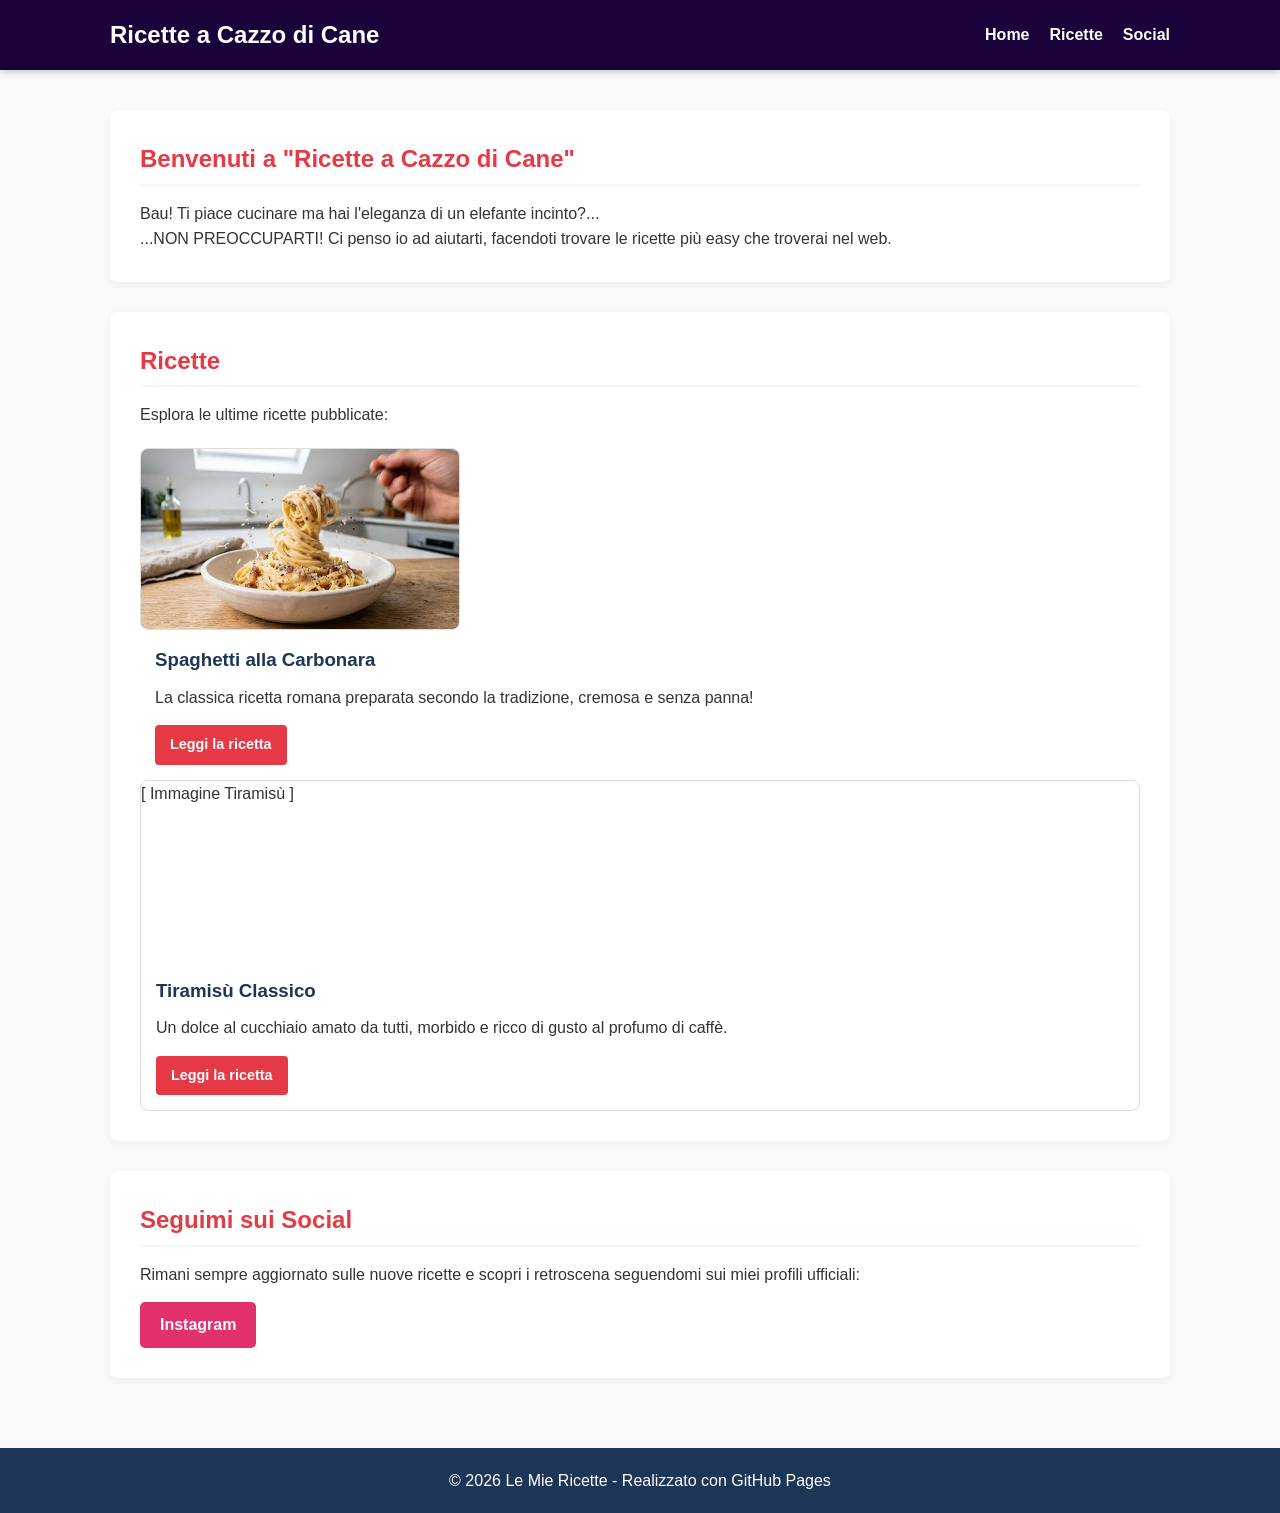
<file: index.html>
<!DOCTYPE html>
<html lang="it">
<head>
    <meta charset="UTF-8">
    <meta name="viewport" content="width=device-width, initial-scale=1.0">
    <title>Ricette a Cazzo di Cane</title>
    <link rel="stylesheet" href="style.css">
</head>
<body>

    <header>
        <nav>
            <a href="index.html" class="logo">Ricette a Cazzo di Cane</a>
            <ul class="nav-links">
                <li><a href="#home">Home</a></li>
                <li><a href="#ricette">Ricette</a></li>
                <li><a href="#social">Social</a></li>
            </ul>
        </nav>
    </header>

    <main class="container">

        <!-- Sezione Home / Presentazione -->
        <section id="home">
            <h2>Benvenuti a "Ricette a Cazzo di Cane"</h2>
            <p>Bau! Ti piace cucinare ma hai l'eleganza di un elefante incinto?...</p>
            <p>...NON PREOCCUPARTI! Ci penso io ad aiutarti, facendoti trovare le ricette più easy che troverai nel web.</p>
        </section>

        <!-- Sezione Schede Ricette -->
        <section id="ricette">
            <h2>Ricette</h2>
            <p>Esplora le ultime ricette pubblicate:</p>

            <div class="recipes-grid">

                <!-- Scheda Ricetta 1 -->
                <article class="recipe-card">
                   <img src="img/carbonara.jpg" alt="Spaghetti alla Carbonara" class="recipe-img-placeholder">
                    </div>
                    <div class="recipe-content">
                        <h3>Spaghetti alla Carbonara</h3>
                        <p>La classica ricetta romana preparata secondo la tradizione, cremosa e senza panna!</p>
                        <a href="ricette/carbonara.html" class="btn">Leggi la ricetta</a>
                    </div>
                </article>

                <!-- Scheda Ricetta 2 -->
                <article class="recipe-card">
                    <div class="recipe-img-placeholder">
                        [ Immagine Tiramisù ]
                    </div>
                    <div class="recipe-content">
                        <h3>Tiramisù Classico</h3>
                        <p>Un dolce al cucchiaio amato da tutti, morbido e ricco di gusto al profumo di caffè.</p>
                        <a href="ricette/tiramisu.html" class="btn">Leggi la ricetta</a>
                    </div>
                </article>

            </div>
        </section>

        <!-- Sezione Social -->
        <section id="social">
            <h2>Seguimi sui Social</h2>
            <p>Rimani sempre aggiornato sulle nuove ricette e scopri i retroscena seguendomi sui miei profili ufficiali:</p>
            
            <div class="social-links">
                <a href="https://instagram.com" target="_blank" rel="noopener noreferrer" class="social-btn instagram">Instagram</a>
            </div>
        </section>

    </main>

    <footer>
        <p>&copy; 2026 Le Mie Ricette - Realizzato con GitHub Pages</p>
    </footer>

</body>
</html>
</file>
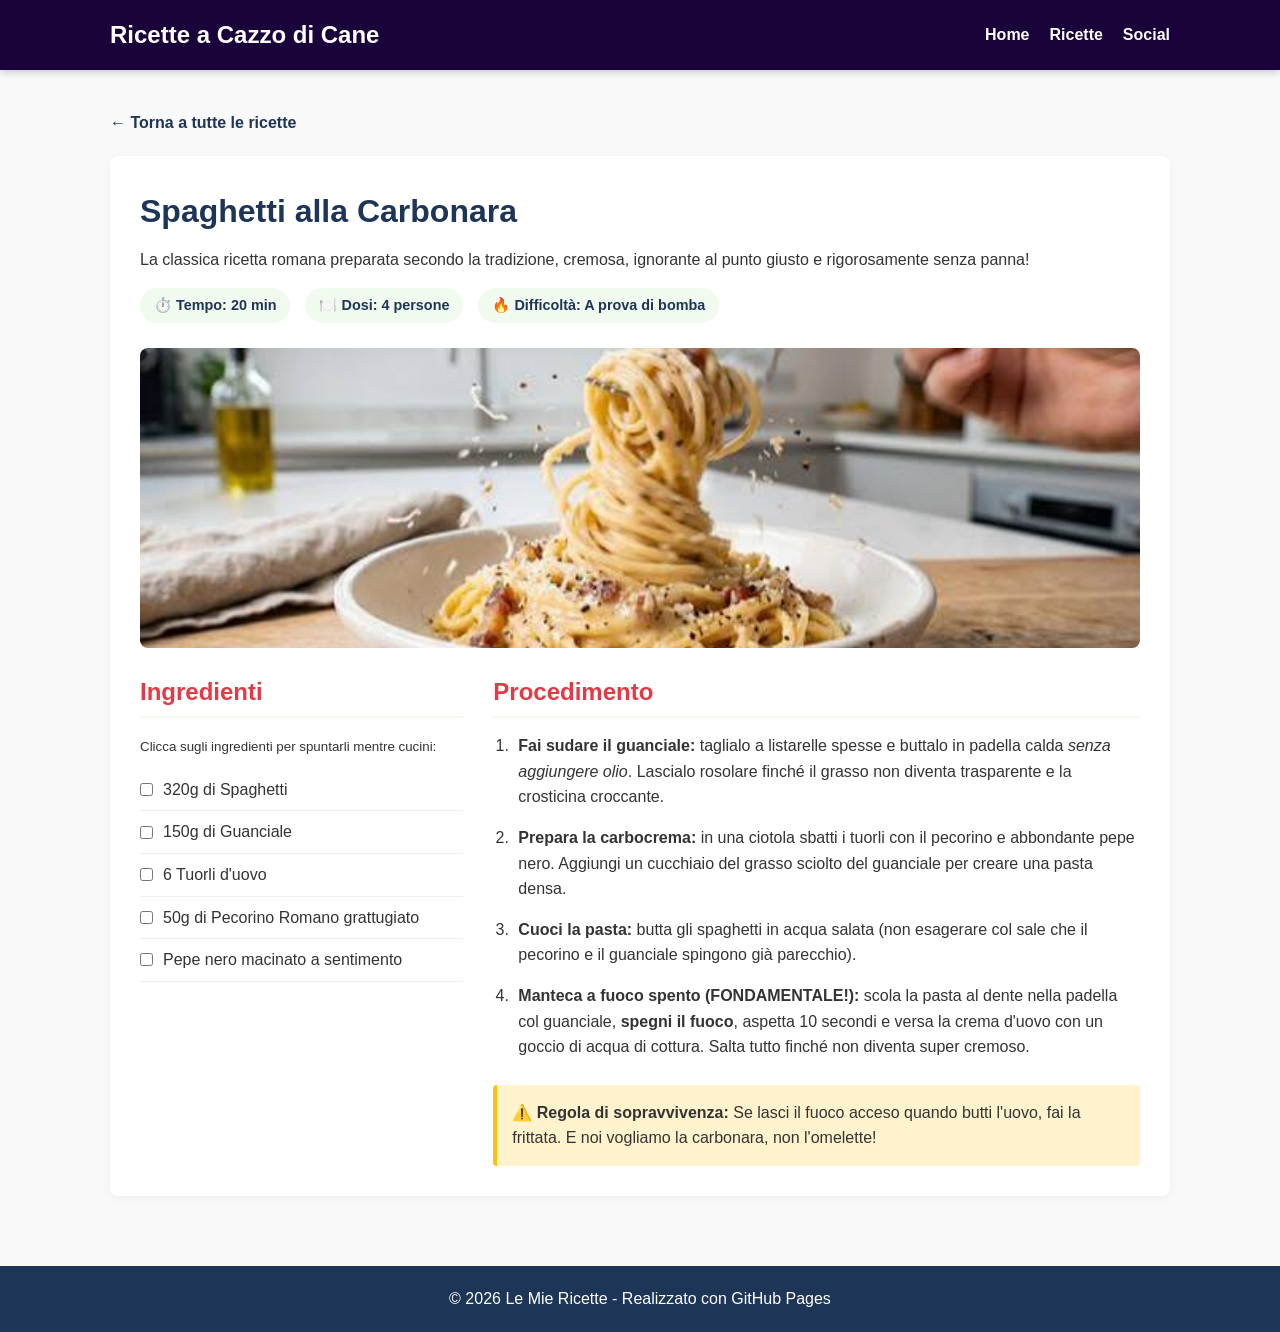
<file: ricette/carbonara.html>
<!DOCTYPE html>
<html lang="it">
<head>
    <meta charset="UTF-8">
    <meta name="viewport" content="width=device-width, initial-scale=1.0">
    <title>Spaghetti alla Carbonara - Ricette a Cazzo di Cane</title>
    <link rel="stylesheet" href="../style.css">
</head>
<body>

    <header>
        <nav>
            <a href="../index.html" class="logo">Ricette a Cazzo di Cane</a>
            <ul class="nav-links">
                <li><a href="../index.html#home">Home</a></li>
                <li><a href="../index.html#ricette">Ricette</a></li>
                <li><a href="../index.html#social">Social</a></li>
            </ul>
        </nav>
    </header>

    <main class="container">
        <a href="../index.html#ricette" class="back-link">&larr; Torna a tutte le ricette</a>

        <section>
            <h1>Spaghetti alla Carbonara</h1>
            <p>La classica ricetta romana preparata secondo la tradizione, cremosa, ignorante al punto giusto e rigorosamente senza panna!</p>

            <!-- Badge informativi rapidi -->
            <div class="recipe-meta">
                <span class="meta-badge">⏱️ Tempo: 20 min</span>
                <span class="meta-badge">🍽️ Dosi: 4 persone</span>
                <span class="meta-badge">🔥 Difficoltà: A prova di bomba</span>
            </div>

            <!-- Quando avrai una foto vera, sostituisci questo div con: <img src="../img/carbonara.jpg" alt="Carbonara" class="recipe-hero-img"> -->
           <img src="../img/carbonara.jpg" alt="Spaghetti alla Carbonara" class="recipe-hero-img">

            <div class="recipe-layout">
                <!-- Colonna Ingredienti (con caselle spuntabili) -->
                <div>
                    <h2>Ingredienti</h2>
                    <p><small>Clicca sugli ingredienti per spuntarli mentre cucini:</small></p>
                    <ul class="ingredients-list">
                        <li><label><input type="checkbox"> <span>320g di Spaghetti</span></label></li>
                        <li><label><input type="checkbox"> <span>150g di Guanciale</span></label></li>
                        <li><label><input type="checkbox"> <span>6 Tuorli d'uovo</span></label></li>
                        <li><label><input type="checkbox"> <span>50g di Pecorino Romano grattugiato</span></label></li>
                        <li><label><input type="checkbox"> <span>Pepe nero macinato a sentimento</span></label></li>
                    </ul>
                </div>

                <!-- Colonna Procedimento -->
                <div>
                    <h2>Procedimento</h2>
                    <ol class="steps-list">
                        <li>
                            <strong>Fai sudare il guanciale:</strong> taglialo a listarelle spesse e buttalo in padella calda <em>senza aggiungere olio</em>. Lascialo rosolare finché il grasso non diventa trasparente e la crosticina croccante.
                        </li>
                        <li>
                            <strong>Prepara la carbocrema:</strong> in una ciotola sbatti i tuorli con il pecorino e abbondante pepe nero. Aggiungi un cucchiaio del grasso sciolto del guanciale per creare una pasta densa.
                        </li>
                        <li>
                            <strong>Cuoci la pasta:</strong> butta gli spaghetti in acqua salata (non esagerare col sale che il pecorino e il guanciale spingono già parecchio).
                        </li>
                        <li>
                            <strong>Manteca a fuoco spento (FONDAMENTALE!):</strong> scola la pasta al dente nella padella col guanciale, <strong>spegni il fuoco</strong>, aspetta 10 secondi e versa la crema d'uovo con un goccio di acqua di cottura. Salta tutto finché non diventa super cremoso.
                        </li>
                    </ol>

                    <div class="chef-note">
                        <strong>⚠️ Regola di sopravvivenza:</strong> Se lasci il fuoco acceso quando butti l'uovo, fai la frittata. E noi vogliamo la carbonara, non l'omelette!
                    </div>
                </div>
            </div>
        </section>
    </main>

    <footer>
        <p>&copy; 2026 Le Mie Ricette - Realizzato con GitHub Pages</p>
    </footer>

</body>
</html>
</file>
<file: style.css>
:root {
    --primary-dark: #1a023b;
    --secondary-dark: #1d3557;
    --accent: #e63946;
    --accent-hover: #c1121f;
    --light-bg: #f9f9f9;
    --light-accent: #f1faee;
}

* {
    box-sizing: border-box;
    margin: 0;
    padding: 0;
}

html {
    scroll-behavior: smooth;
}

body {
    font-family: 'Segoe UI', Tahoma, Geneva, Verdana, sans-serif;
    line-height: 1.6;
    color: #333;
    background-color: var(--light-bg);
    display: flex;
    flex-direction: column;
    min-height: 100vh;
}

/* Header e Menu di Navigazione */
header {
    background-color: var(--primary-dark);
    color: white;
    padding: 1rem 0;
    position: sticky;
    top: 0;
    z-index: 1000;
    box-shadow: 0 2px 8px rgba(0,0,0,0.2);
}

nav {
    display: flex;
    justify-content: space-between;
    align-items: center;
    flex-wrap: wrap;
    gap: 15px;
    max-width: 1100px;
    margin: 0 auto;
    padding: 0 20px;
}

.logo {
    font-size: 1.5rem;
    font-weight: bold;
    color: white;
    text-decoration: none;
}

.nav-links {
    list-style: none;
    display: flex;
    gap: 20px;
}

.nav-links a {
    color: white;
    text-decoration: none;
    font-weight: 600;
    transition: color 0.3s;
}

.nav-links a:hover {
    color: var(--light-accent);
    text-decoration: underline;
}

/* Contenitore principale */
main.container {
    max-width: 1100px;
    width: 100%;
    margin: 40px auto;
    padding: 0 20px;
    flex: 1;
}

section {
    background: white;
    padding: 30px;
    margin-bottom: 30px;
    border-radius: 8px;
    box-shadow: 0 2px 8px rgba(0,0,0,0.05);
    scroll-margin-top: 85px;
}

h1 {
    color: var(--secondary-dark);
    font-size: 2rem;
    margin-bottom: 10px;
}

h2 {
    color: var(--accent);
    margin-bottom: 15px;
    border-bottom: 2px solid var(--light-accent);
    padding-bottom: 5px;
}

/* Griglia delle Schede / Ricette (Home) */
.recipes-grid {
    display: grid;
    grid-template-columns: repeat(auto-fill, minmax(280px, 1fr));
    gap: 20px;
    margin-top: 20px;
}

.recipe-card {
    border: 1px solid #ddd;
    border-radius: 8px;
    overflow: hidden;
    transition: transform 0.3s, box-shadow 0.3s;
    background: #fff;
    display: flex;
    flex-direction: column;
}

.recipe-card:hover {
    transform: translateY(-5px);
    box-shadow: 0 5px 15px rgba(0,0,0,0.1);
}

.recipe-img-placeholder{
    width: 100%;
    height: 180px;
    object-fit: cover; /* Rende il ritaglio della foto proporzionato */
    display: block;
}
.recipe-card img {
    width: 100%;
    height: 180px;
    background-color: #eee;
    display: flex;
    align-items: center;
    justify-content: center;
    color: #555;
    font-size: 0.95rem;
    font-weight: 600;
    object-fit: cover;
}

.recipe-content {
    padding: 15px;
    display: flex;
    flex-direction: column;
    flex: 1;
}

.recipe-content h3 {
    margin-bottom: 10px;
    color: var(--secondary-dark);
}

.recipe-content p {
    margin-bottom: 15px;
    flex: 1;
}

.btn {
    display: inline-block;
    align-self: flex-start;
    background-color: var(--accent);
    color: white;
    padding: 8px 15px;
    text-decoration: none;
    border-radius: 4px;
    font-size: 0.9rem;
    font-weight: 600;
    transition: background-color 0.2s;
}

.btn:hover {
    background-color: var(--accent-hover);
}

/* Stili per la Pagina Singola Ricetta */
.back-link {
    display: inline-block;
    margin-bottom: 20px;
    color: var(--secondary-dark);
    text-decoration: none;
    font-weight: 600;
}

.back-link:hover {
    color: var(--accent);
    text-decoration: underline;
}

.recipe-meta {
    display: flex;
    flex-wrap: wrap;
    gap: 15px;
    margin: 15px 0 25px;
}

.meta-badge {
    background-color: var(--light-accent);
    color: var(--secondary-dark);
    padding: 6px 14px;
    border-radius: 20px;
    font-size: 0.9rem;
    font-weight: 600;
}

.recipe-hero-img {
    width: 100%;
    height: 300px;
    background-color: #eee;
    border-radius: 8px;
    display: flex;
    align-items: center;
    justify-content: center;
    color: #666;
    font-weight: bold;
    margin-bottom: 25px;
    object-fit: cover;
}

.recipe-layout {
    display: grid;
    grid-template-columns: 1fr 2fr;
    gap: 30px;
    margin-top: 20px;
}

@media (max-width: 768px) {
    .recipe-layout {
        grid-template-columns: 1fr;
    }
}

/* Lista ingredienti con spunta */
.ingredients-list {
    list-style: none;
    margin-top: 10px;
}

.ingredients-list li {
    padding: 8px 0;
    border-bottom: 1px solid #eee;
}

.ingredients-list label {
    display: flex;
    align-items: center;
    gap: 10px;
    cursor: pointer;
}

.ingredients-list input[type="checkbox"]:checked + span {
    text-decoration: line-through;
    color: #999;
}

/* Passaggi del procedimento */
.steps-list {
    padding-left: 20px;
    margin-top: 10px;
}

.steps-list li {
    margin-bottom: 15px;
    padding-left: 5px;
}

.chef-note {
    background-color: #fff3cd;
    border-left: 4px solid #ffc107;
    padding: 15px;
    border-radius: 4px;
    margin-top: 25px;
}

/* Sezione Social */
.social-links {
    display: flex;
    flex-wrap: wrap;
    gap: 15px;
    margin-top: 15px;
}

.social-btn {
    padding: 10px 20px;
    border-radius: 5px;
    text-decoration: none;
    color: white;
    font-weight: bold;
    transition: opacity 0.2s, transform 0.2s;
}

.social-btn:hover {
    opacity: 0.9;
    transform: translateY(-2px);
}

.instagram { background-color: #e1306c; }

/* Footer */
footer {
    text-align: center;
    padding: 20px;
    background-color: var(--secondary-dark);
    color: white;
    margin-top: auto;
}
</file>
